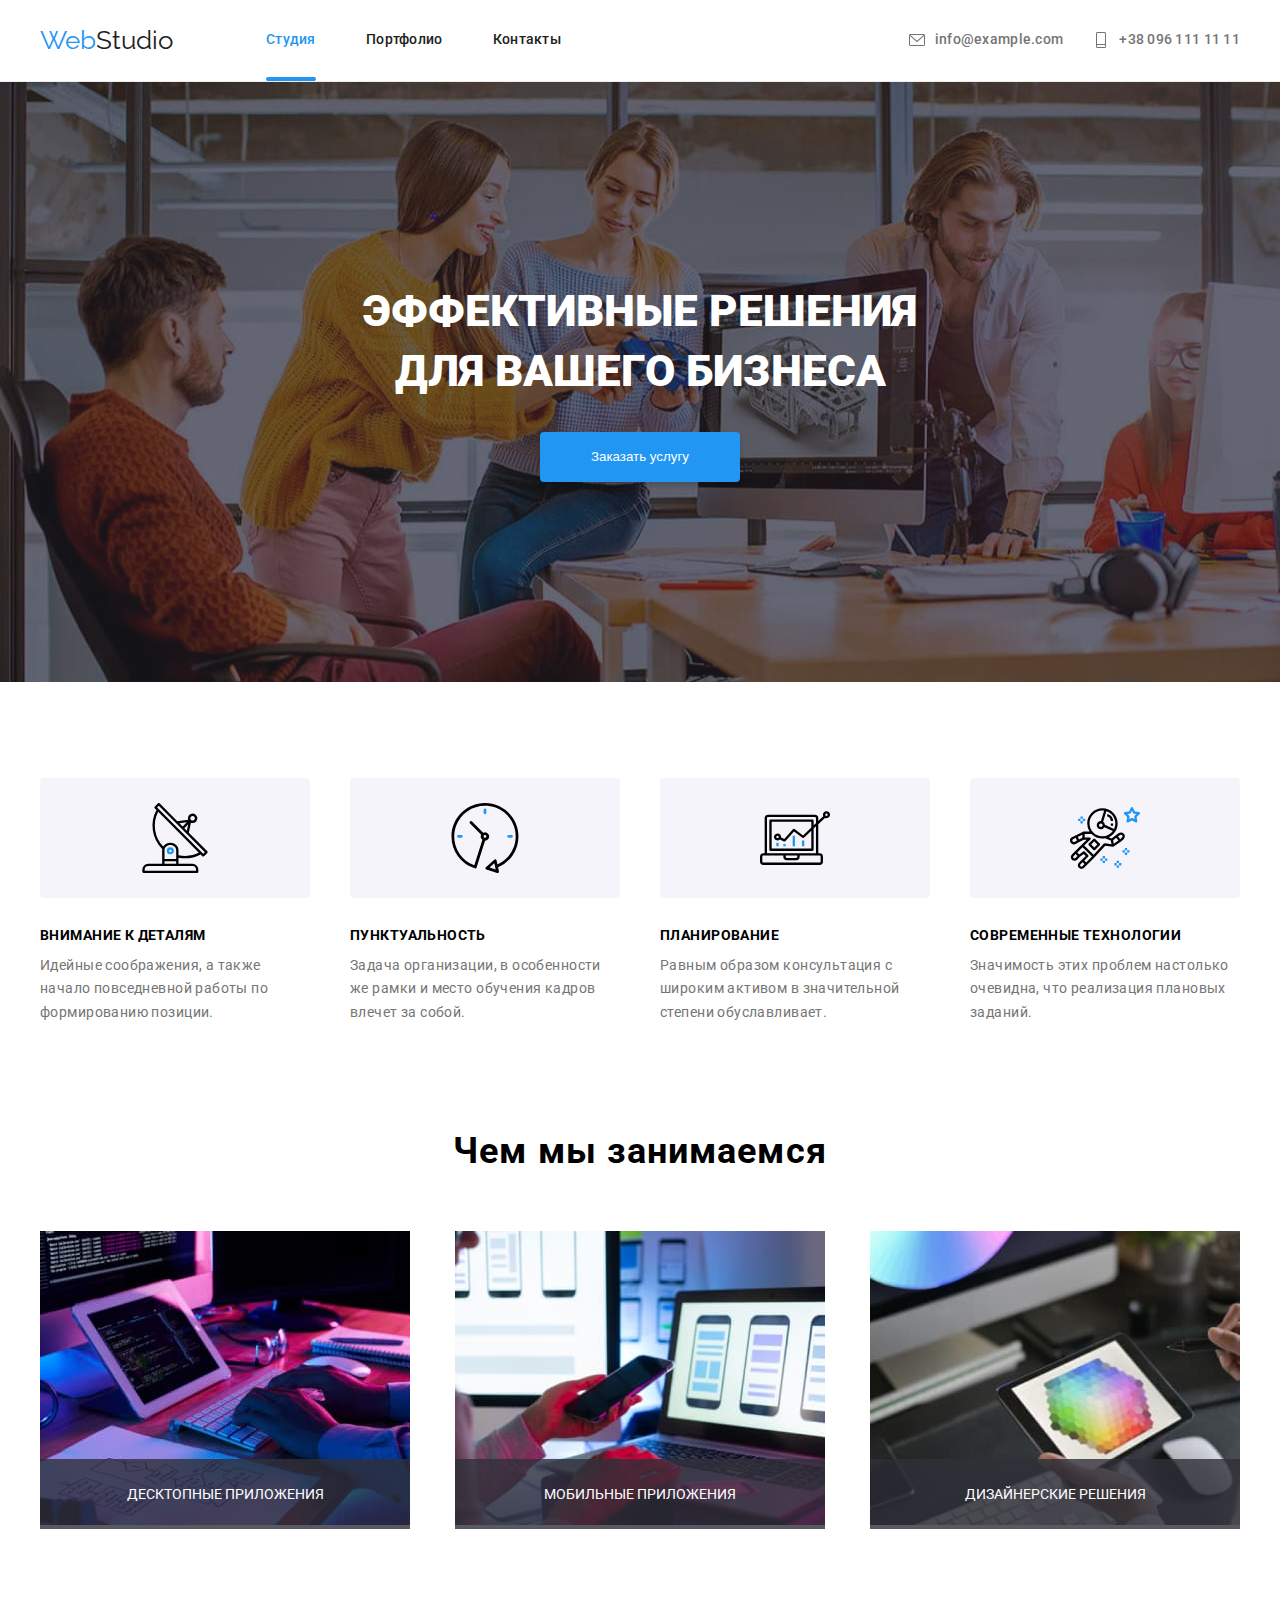
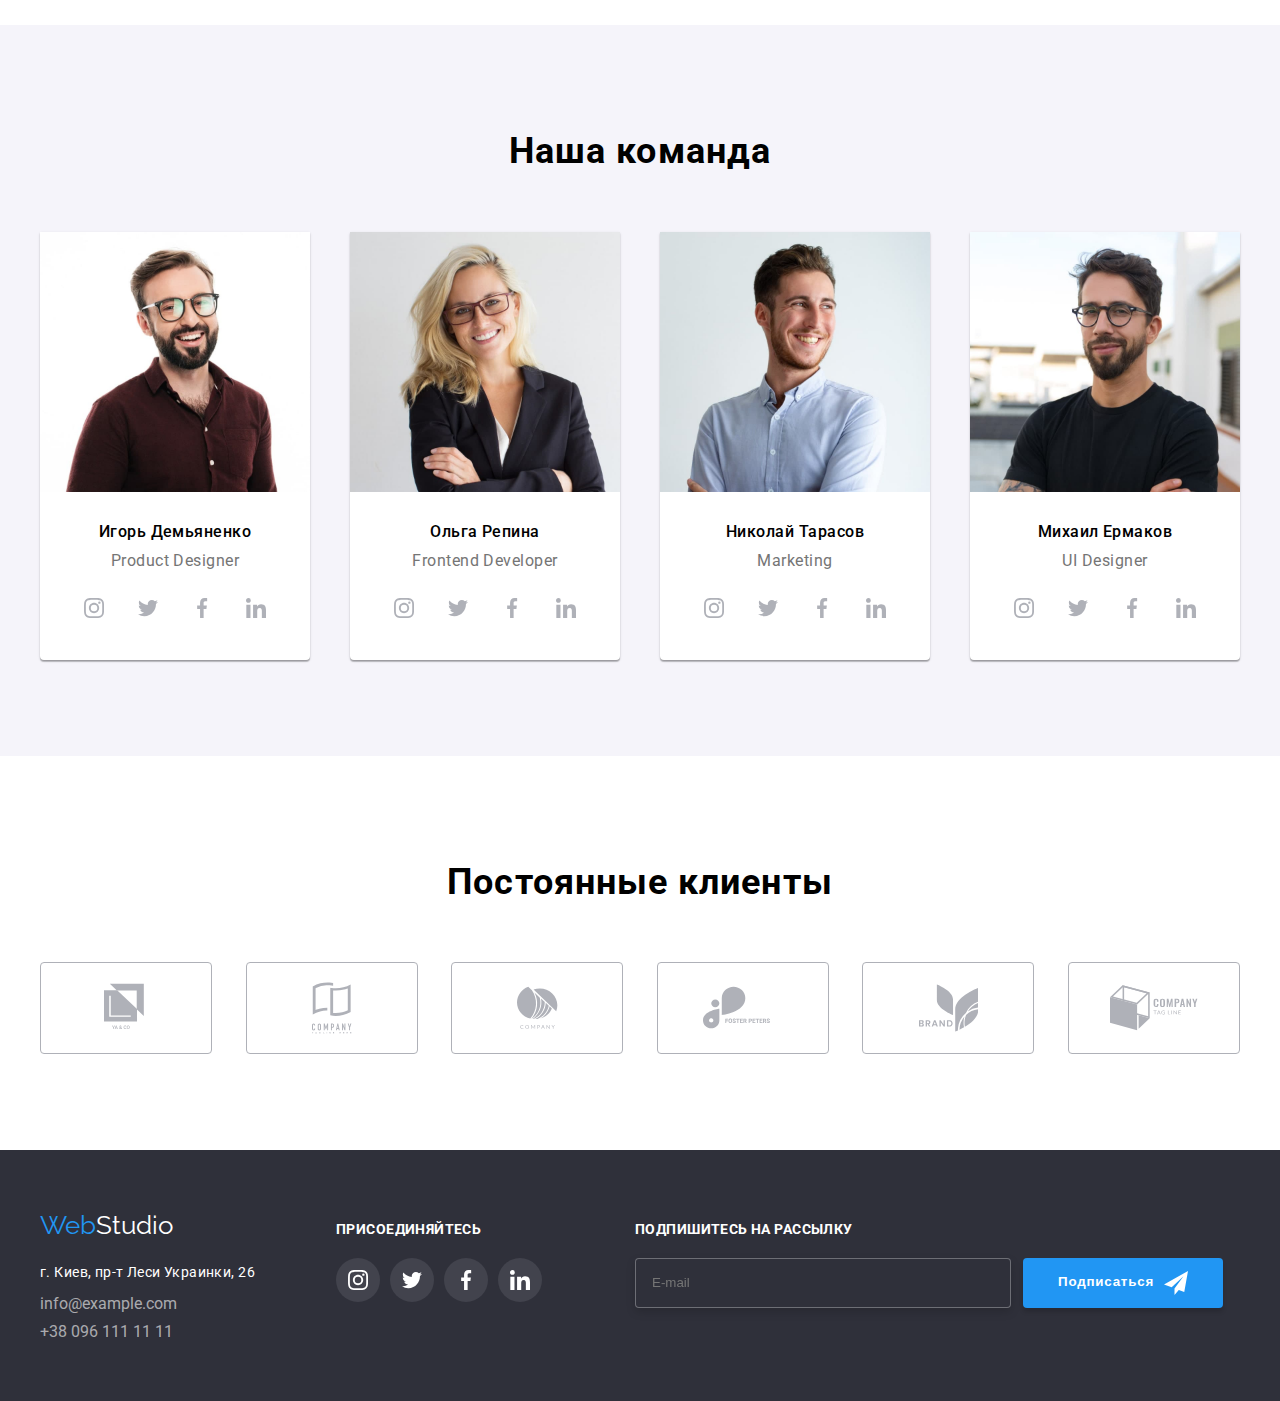
<file: index.html>
<!DOCTYPE html>
<html lang="ru">
<head>
    <meta charset="UTF-8">
    <meta name="viewport" content="width=device-width, initial-scale=1.0">
    <title>Студия</title>
    <link rel="stylesheet" href="https://cdnjs.cloudflare.com/ajax/libs/modern-normalize/1.0.0/modern-normalize.min.css"
        integrity="sha512-ISS7cAi1PEhQ8jnbJpJZMd29NlhNj4AWYyLOSp2CE/CsHxTCu+r+t0D2yoJudVrd0/8fTVPUVDzY5Tvli75u/g=="
        crossorigin="anonymous" />
    <link rel="preconnect" href="https://fonts.gstatic.com">
    <link href="https://fonts.googleapis.com/css2?family=Raleway:wght@700&family=Roboto:wght@400;500;700;900&display=swap"
    rel="stylesheet">
    <link rel="stylesheet" href="./css/style.css">
</head>
<body>
    <header>
        <div class="container">
            <nav>
                <a href="./index.html" class="logo">
                    <span class="accent">Web</span>Studio
                </a>
                <ul class="navigation-links-list">
                    <li>
                        <a href="./index.html" class="navigation-links selected">Студия</a>
                    </li>
                    <li>
                        <a href="./portfolio.html" class="navigation-links">Портфолио</a>
                    </li>
                    <li>
                        <a href="#" class="navigation-links">Контакты</a>
                    </li>
                </ul>
            </nav>
            <ul class="navigation-contacts-list">
                <li>
                    <a href="mailto:info@example.com" class="navigation-contacts">
                        <svg width="16">
                            <use href="./images/all-pages-icons.svg#email"></use>
                        </svg>
                        info@example.com
                    </a>
                </li>
                <li>
                    <a href="tel:+380961111111" class="navigation-contacts">
                        <svg width="10">
                            <use href="./images/all-pages-icons.svg#phonebook"></use>
                        </svg>
                        +38 096 111 11 11
                    </a>
                </li>
            </ul>
        </div>
    </header>
    <main>
        <!-- BANNER -->
        <section class="banner-section">
            <div class="banner-section-content container">
                <h1>Эффективные решения для вашего бизнеса</h1>
                <button type="button" class="button" data-modal-open>Заказать услугу</button>
            </div>
        </section>
        <!-- /BANNER -->
        
        <!-- OUR FEATURES -->
        <section class="our-features-section">
            <div class="container">
                <ul class="our-features-list">
                    <li class="our-features">
                        <div class="our-features-img-wrapper">
                            <svg width="70">
                                <use href="./images/our-features-icons.svg#antenna"></use>
                            </svg>
                        </div>
                        <h3 class="h3-small">Внимание к деталям</h3>
                        <p>Идейные соображения, а также начало повседневной работы по формированию позиции.</p>
                    </li>
                    <li class="our-features">
                        <div class="our-features-img-wrapper">
                            <svg width="70">
                                <use href="./images/our-features-icons.svg#clock"></use>
                            </svg>
                        </div>
                        <h3 class="h3-small">Пунктуальность</h3>
                        <p>Задача организации, в особенности же рамки и место обучения кадров влечет за собой.</p>
                    </li>
                    <li class="our-features">
                        <div class="our-features-img-wrapper">
                            <svg width="70">
                                <use href="./images/our-features-icons.svg#diagram"></use>
                            </svg>
                        </div>
                        <h3 class="h3-small">Планирование</h3>
                        <p>Равным образом консультация с широким активом в значительной степени обуславливает.</p>
                    </li>
                    <li class="our-features">
                        <div class="our-features-img-wrapper">
                            <svg width="70">
                                <use href="./images/our-features-icons.svg#astronaut"></use>
                            </svg>
                        </div>
                        <h3 class="h3-small">Современные технологии</h3>
                        <p>Значимость этих проблем настолько очевидна, что реализация плановых заданий.</p>
                    </li>
                </ul>
            </div>
        </section>
        <!-- /OUR FEATURES -->

        <!-- WHAT ARE WE DOING -->
        <section class="what-are-we-do-section">
            <div class="container">
                <h2>Чем мы занимаемся</h2>
                <ul class="what-are-we-do-examples">
                    <li>
                        <div class="hover-images">
                            <p class="hover-overlay-description">
                                Десктопные приложения
                            </p>
                        </div>
                        <img src="./images/img-1.jpg" alt="Кодинг" width="370">
                    </li>
                    <li>
                        <div class="hover-images">
                            <p class="hover-overlay-description">
                                Мобильные приложения
                            </p>
                        </div>
                        <img src="./images/img-2.jpg" alt="Выбор оформления" width="370">
                    </li>
                    <li>
                        <div class="hover-images">
                            <p class="hover-overlay-description">
                                Дизайнерские решения
                            </p>
                        </div>
                        <img src="./images/img-3.jpg" alt="Цветовое оформление" width="370">
                    </li>
                </ul>
            </div>
        </section>
        <!-- /WHAT ARE WE DOING -->

        <!-- OUR TEAM -->
        <section class="our-team-section">
            <div class="container">
                <h2>Наша команда</h2>
                <ul class="team-members">
                    <li class="team-member">
                        <img src="./images/product-designer.jpg" class="team-member-photo" width="270" alt="Игорь Демьяненко">
                        <div class="about-team-member">
                            <h3>Игорь Демьяненко</h3>
                            <p>Product Designer</p>
                            <ul class="team-member-social">
                                <li>
                                    <a href="https://www.instagram.com/" class="team-member-social-link">
                                        <svg width="20">
                                            <use href="./images/all-pages-icons.svg#instagram"></use>
                                        </svg>
                                    </a>
                                </li>
                                <li>
                                    <a href="https://twitter.com/" class="team-member-social-link">
                                        <svg width="20">
                                            <use href="./images/all-pages-icons.svg#twitter"></use>
                                        </svg>
                                    </a>
                                </li>
                                <li>
                                    <a href="https://facebook.com/" class="team-member-social-link">
                                        <svg width="20">
                                            <use href="./images/all-pages-icons.svg#facebook"></use>
                                        </svg>
                                    </a>
                                </li>
                                <li>
                                    <a href="https://linkedin.com/" class="team-member-social-link">
                                        <svg width="20">
                                            <use href="./images/all-pages-icons.svg#linkedin"></use>
                                        </svg>
                                    </a>
                                </li>
                            </ul>
                        </div>
                    </li>
                    <li class="team-member">
                        <img src="./images/frontend-developer.jpg" class="team-member-photo" width="270" alt="Ольга Репина">
                        <div class="about-team-member">
                            <h3>Ольга Репина</h3>
                            <p>Frontend Developer</p>
                            <ul class="team-member-social">
                                <li>
                                    <a href="https://www.instagram.com/" class="team-member-social-link">
                                        <svg width="20">
                                            <use href="./images/all-pages-icons.svg#instagram"></use>
                                        </svg>
                                    </a>
                                </li>
                                <li>
                                    <a href="https://twitter.com/" class="team-member-social-link">
                                        <svg width="20">
                                            <use href="./images/all-pages-icons.svg#twitter"></use>
                                        </svg>
                                    </a>
                                </li>
                                <li>
                                    <a href="https://facebook.com/" class="team-member-social-link">
                                        <svg width="20">
                                            <use href="./images/all-pages-icons.svg#facebook"></use>
                                        </svg>
                                    </a>
                                </li>
                                <li>
                                    <a href="https://linkedin.com/" class="team-member-social-link">
                                        <svg width="20">
                                            <use href="./images/all-pages-icons.svg#linkedin"></use>
                                        </svg>
                                    </a>
                                </li>
                            </ul>
                        </div>
                    </li>
                    <li class="team-member">
                        <img src="./images/marketing.jpg" class="team-member-photo" width="270" alt="Николай Тарасов">
                        <div class="about-team-member">
                            <h3>Николай Тарасов</h3>
                            <p>Marketing</p>
                            <ul class="team-member-social">
                                <li>
                                    <a href="https://www.instagram.com/" class="team-member-social-link">
                                        <svg width="20">
                                            <use href="./images/all-pages-icons.svg#instagram"></use>
                                        </svg>
                                    </a>
                                </li>
                                <li>
                                    <a href="https://twitter.com/" class="team-member-social-link">
                                        <svg width="20">
                                            <use href="./images/all-pages-icons.svg#twitter"></use>
                                        </svg>
                                    </a>
                                </li>
                                <li>
                                    <a href="https://facebook.com/" class="team-member-social-link">
                                        <svg width="20">
                                            <use href="./images/all-pages-icons.svg#facebook"></use>
                                        </svg>
                                    </a>
                                </li>
                                <li>
                                    <a href="https://linkedin.com/" class="team-member-social-link">
                                        <svg width="20">
                                            <use href="./images/all-pages-icons.svg#linkedin"></use>
                                        </svg>
                                    </a>
                                </li>
                            </ul>
                        </div>
                    </li>
                    <li class="team-member">
                        <img src="./images/ui-designer.jpg" class="team-member-photo" width="270" alt="Михаил Ермаков">
                        <div class="about-team-member">
                            <h3>Михаил Ермаков</h3>
                            <p>UI Designer</p>
                            <ul class="team-member-social">
                                <li>
                                    <a href="https://www.instagram.com/" class="team-member-social-link">
                                        <svg width="20">
                                            <use href="./images/all-pages-icons.svg#instagram"></use>
                                        </svg>
                                    </a>
                                </li>
                                <li>
                                    <a href="https://twitter.com/" class="team-member-social-link">
                                        <svg width="20">
                                            <use href="./images/all-pages-icons.svg#twitter"></use>
                                        </svg>
                                    </a>
                                </li>
                                <li>
                                    <a href="https://facebook.com/" class="team-member-social-link">
                                        <svg width="20">
                                            <use href="./images/all-pages-icons.svg#facebook"></use>
                                        </svg>
                                    </a>
                                </li>
                                <li>
                                    <a href="https://linkedin.com/" class="team-member-social-link">
                                        <svg width="20">
                                            <use href="./images/all-pages-icons.svg#linkedin"></use>
                                        </svg>
                                    </a>
                                </li>
                            </ul>
                        </div>
                    </li>
                </ul>
            </div>
        </section>
        <!-- /OUR TEAM -->

        <!-- PERMANENT CUSTOMERS -->
        <section class="permanent-customers-section">
            <div class="container">
                <h2>Постоянные клиенты</h2>
                <ul class="permanent-customers-list">
                    <li>
                        <a href="#">
                            <svg class="permanent-customers-icon" width="44" >
                                <use href="./images/permanent-customers.svg#yaco"></use>
                            </svg>
                        </a>
                    </li>
                    <li>
                        <a href="#">
                            <svg class="permanent-customers-icon" width="40">
                                <use href="./images/permanent-customers.svg#company-tagline-here"></use>
                            </svg>
                        </a>
                    </li>
                    <li>
                        <a href="#">
                            <svg class="permanent-customers-icon" width="41">
                                <use href="./images/permanent-customers.svg#company"></use>
                            </svg>
                        </a>
                    </li>
                    <li>
                        <a href="#">
                            <svg class="permanent-customers-icon" width="80">
                                <use href="./images/permanent-customers.svg#foster-peters"></use>
                            </svg>
                        </a>
                    </li>
                    <li>
                        <a href="#">
                            <svg class="permanent-customers-icon" width="59">
                                <use href="./images/permanent-customers.svg#brand"></use>
                            </svg>
                        </a>
                    </li>
                    <li>
                        <a href="#">
                            <svg class="permanent-customers-icon" width="88">
                                <use href="./images/permanent-customers.svg#company-tag-line"></use>
                            </svg>
                        </a>
                    </li>
                </ul>
            </div>
        </section>
        <!-- /PERMANENT CUSTOMERS -->
    </main>
    <!-- FOOTER -->
    <footer>
        <div class="container">
            <div class="footer-address-container">
                <a href="./index.html" class="logo">
                    <span class="accent">Web</span>Studio
                </a>
                <address>
                    <a href="https://goo.gl/maps/zEhUCx4hJLJ11no69">г. Киев, пр-т Леси Украинки, 26</a>
                </address>
                <ul class="footer-contacts-list">
                    <li>
                        <a href="mailto:info@example.com" class="footer-contacts">info@example.com</a>
                    </li>
                    <li>
                        <a href="tel:+380961111111" class="footer-contacts">+38 096 111 11 11</a>
                    </li>
                </ul>
            </div>
            <div class="footer-social-container">
                <h3 class="h3-small">Присоединяйтесь</h3>
                <ul class="footer-social">
                    <li>
                        <a href="https://www.instagram.com/" class="footer-social-link">
                            <svg width="20">
                                <use href="./images/all-pages-icons.svg#instagram"></use>
                            </svg>
                        </a>
                    </li>
                    <li>
                        <a href="https://twitter.com/" class="footer-social-link">
                            <svg width="20">
                                <use href="./images/all-pages-icons.svg#twitter"></use>
                            </svg>
                        </a>
                    </li>
                    <li>
                        <a href="https://facebook.com/" class="footer-social-link">
                            <svg width="20">
                                <use href="./images/all-pages-icons.svg#facebook"></use>
                            </svg>
                        </a>
                    </li>
                    <li>
                        <a href="https://linkedin.com/" class="footer-social-link">
                            <svg width="20">
                                <use href="./images/all-pages-icons.svg#linkedin"></use>
                            </svg>
                        </a>
                    </li>
                </ul>
            </div>
            <div class="footer-subscribe-form">
                <h3 class="h3-small">Подпишитесь на рассылку</h3>
                <form class="subscribe-form">
                    <input type="email" class="subscribe-form-input" name="footer-email" id="footer-email" placeholder="E-mail">
                    <button type="submit" class="button subscribe-button">
                        Подписаться
                        <svg width="24" height="24">
                            <use href="./images/all-pages-icons.svg#send"></use>
                        </svg>
                    </button>
                </form>
            </div>
        </div>
    </footer>
    <!-- /FOOTER -->

    <!-- MODALS -->
    <div class="backdrop is-hidden" data-modal>
        <div class="modal">
            <button type="button" class="modal-close-btn" data-modal-close>
                <svg width="11" height="11">
                    <use href="./images/all-pages-icons.svg#close"></use>
                </svg>
            </button>
            <form class="contact-form">
                <h3>Оставьте свои данные, мы вам перезвоним</h3>
                    <label for="name">Имя</label>
                    <div class="input-wrapper">
                        <svg width="18" height="18" class="input-wrapper-icon">
                            <use href="./images/all-pages-icons.svg#user-name"></use>
                        </svg>
                        <input type="text" class="contact-form-input" name="name" id="name" pattern="[А-Яа-яA-Za-z]{2,}" required>
                    </div>
                    <label for="phone">Телефон</label>
                    <div class="input-wrapper">
                        <svg width="18" height="18" class="input-wrapper-icon">
                            <use href="./images/all-pages-icons.svg#user-phone"></use>
                        </svg>
                        <input type="tel" class="contact-form-input" name="phone" id="phone" required>
                    </div>
                    <label for="email">Почта</label>
                    <div class="input-wrapper">
                        <svg width="18" height="18" class="input-wrapper-icon">
                            <use href="./images/all-pages-icons.svg#user-email"></use>
                        </svg>
                        <input type="email" class="contact-form-input" name="email" id="email" required>
                    </div>
                    <label for="comment">Комментарий</label>
                    <textarea name="comment" class="contact-form-textarea" id="comment" placeholder="Введите текст"></textarea>
                    <div class="accept-policy">
                        <input type="checkbox" name="policy" id="policy" value="accepted" class="accept-policy-checkbox" required>
                        <label  class="accept-policy-label" for="policy">Соглашаюсь с рассылкой и принимаю <a href="#">Условия договора</a></label>
                    </div>
                    <button type="submit" class="button contact-form-submit">Отправить</button>
            </form>
        </div>
    </div>
    <!-- /MODALS -->
    <script src="./js/modal.js"></script>
</body>
</html>
</file>
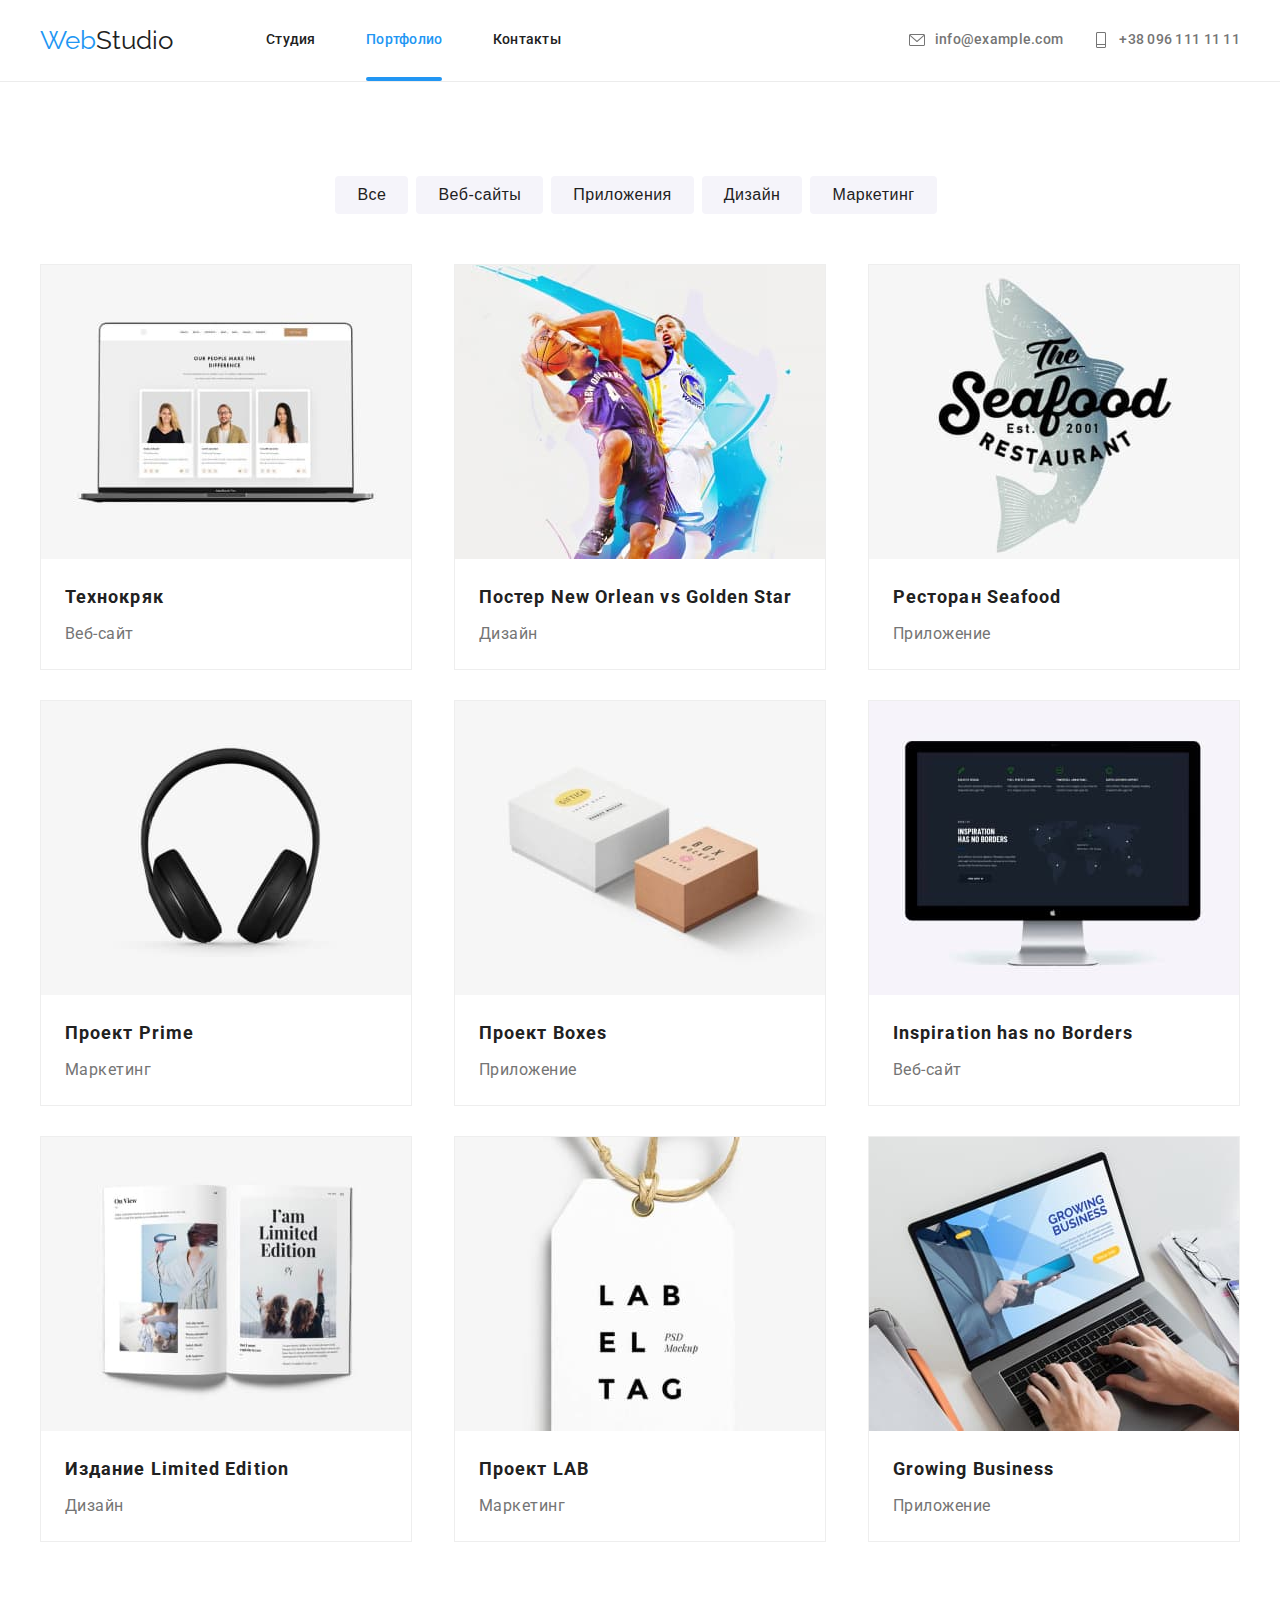
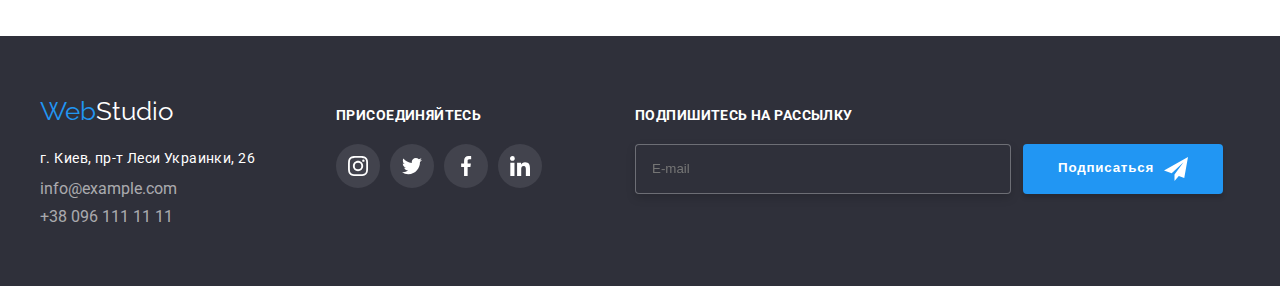
<file: portfolio.html>
<!DOCTYPE html>
<html lang="ru">
<head>
    <meta charset="UTF-8">
    <meta name="viewport" content="width=device-width, initial-scale=1.0">
    <title>Портфолио</title>
    <link rel="stylesheet" href="https://cdnjs.cloudflare.com/ajax/libs/modern-normalize/1.0.0/modern-normalize.min.css"
        integrity="sha512-ISS7cAi1PEhQ8jnbJpJZMd29NlhNj4AWYyLOSp2CE/CsHxTCu+r+t0D2yoJudVrd0/8fTVPUVDzY5Tvli75u/g=="
        crossorigin="anonymous" />
    <link rel="preconnect" href="https://fonts.gstatic.com">
    <link href="https://fonts.googleapis.com/css2?family=Raleway:wght@700&family=Roboto:wght@400;500;700;900&display=swap"
        rel="stylesheet">
    <link rel="stylesheet" href="./css/style.css">
</head>
<body>
    <header>
        <div class="container">
            <nav>
                <a href="./index.html" class="logo">
                    <span class="accent">Web</span>Studio
                </a>
                <ul class="navigation-links-list">
                    <li>
                        <a href="./index.html" class="navigation-links">Студия</a>
                    </li>
                    <li>
                        <a href="./portfolio.html" class="navigation-links selected">Портфолио</a>
                    </li>
                    <li>
                        <a href="#" class="navigation-links">Контакты</a>
                    </li>
                </ul>
            </nav>
            <ul class="navigation-contacts-list">
                <li>
                    <a href="mailto:info@example.com" class="navigation-contacts">
                        <svg width="16">
                            <use href="./images/all-pages-icons.svg#email"></use>
                        </svg>
                        info@example.com
                    </a>
                </li>
                <li>
                    <a href="tel:+380961111111" class="navigation-contacts">
                        <svg width="10">
                            <use href="./images/all-pages-icons.svg#phonebook"></use>
                        </svg>
                        +38 096 111 11 11
                    </a>
                </li>
            </ul>
        </div>
    </header>
    <main>
        <!-- PORTFOLIO -->
        <section class="portfolio-section">
            <div class="container">
                <ul class="portfolio-contentbuttons">
                    <li><button type="button" class="portfolio-button">Все</button></li>
                    <li><button type="button" class="portfolio-button">Веб-сайты</button></li>
                    <li><button type="button" class="portfolio-button">Приложения</button></li>
                    <li><button type="button" class="portfolio-button">Дизайн</button></li>
                    <li><button type="button" class="portfolio-button">Маркетинг</button></li>
                </ul>
                <ul class="project-preview-container">
                    <li class="project-preview">
                        <a href="#" class="project-preview-links">
                            <img src="./images/portfolio/technokryak.jpg" class="project-preview-picture" alt="Технокряк" width="370">
                            <div class="hover-overlay">
                                <p class="hover-overlay-description">
                                    Технокряк это современная площадка распространения коронавируса. Компании используют эту платформу для
                                    цифрового
                                    шпионажа и атак на защищённые сервера конкурентов.
                                </p>
                            </div>
                            <div class="about-project-preview">
                                <h2>Технокряк</h2>
                                <p>Веб-сайт</p>
                            </div>
                        </a>
                    </li>
                    <li class="project-preview">
                        <a href="#" class="project-preview-links">
                            <img src="./images/portfolio/new-orlean-vs-golden-star.jpg" class="project-preview-picture" alt="Постер New Orlean vs Golden Star" width="370">
                            <div class="hover-overlay">
                                <p class="hover-overlay-description">
                                    Текст про Постер New Orlean vs Golden Star
                                </p>
                            </div>
                            <div class="about-project-preview">
                                <h2>Постер New Orlean vs Golden Star</h2>
                                <p>Дизайн</p>
                            </div>
                        </a>
                    </li>
                    <li class="project-preview">
                        <a href="#" class="project-preview-links">
                            <img src="./images/portfolio/seafood-restaurant.jpg" class="project-preview-picture" alt="Ресторан Seafood" width="370">
                            <div class="hover-overlay">
                                <p class="hover-overlay-description">
                                    Текст про Ресторан Seafood
                                </p>
                            </div>
                            <div class="about-project-preview">
                                <h2>Ресторан Seafood</h2>
                                <p>Приложение</p>
                            </div>
                        </a>
                    </li>
                    <li class="project-preview">
                        <a href="#" class="project-preview-links">
                            <img src="./images/portfolio/prime-project.jpg" class="project-preview-picture" alt="Проект Prime" width="370">
                            <div class="hover-overlay">
                                <p class="hover-overlay-description">
                                    Текст про Проект Prime
                                </p>
                            </div>
                            <div class="about-project-preview">
                                <h2>Проект Prime</h2>
                                <p>Маркетинг</p>
                            </div>
                        </a>
                    </li>
                    <li class="project-preview">
                        <a href="#" class="project-preview-links">
                            <img src="./images/portfolio/boxes-project.jpg" class="project-preview-picture" alt="Проект Boxes" width="370">
                            <div class="hover-overlay">
                                <p class="hover-overlay-description">
                                    Текст про Проект Boxes
                                </p>
                            </div>
                            <div class="about-project-preview">
                                <h2>Проект Boxes</h2>
                                <p>Приложение</p>
                            </div>
                        </a>
                    </li>
                    <li class="project-preview">
                        <a href="#" class="project-preview-links">
                            <img src="./images/portfolio/inspiration-has-no-borders.jpg" class="project-preview-picture" alt="Inspiration has no Borders" width="370">
                            <div class="hover-overlay">
                                <p class="hover-overlay-description">
                                    Текст про Inspiration has no Borders
                                </p>
                            </div>
                            <div class="about-project-preview">
                                <h2>Inspiration has no Borders</h2>
                                <p>Веб-сайт</p>
                            </div>
                        </a>
                    </li>
                    <li class="project-preview">
                        <a href="#" class="project-preview-links">
                            <img src="./images/portfolio/limited-edition.jpg" class="project-preview-picture" alt="Издание Limited Edition" width="370">
                            <div class="hover-overlay">
                                <p class="hover-overlay-description">
                                    Текст про Издание Limited Edition
                                </p>
                            </div>
                            <div class="about-project-preview">
                                <h2>Издание Limited Edition</h2>
                                <p>Дизайн</p>
                            </div>
                        </a>
                    </li>
                    <li class="project-preview">
                        <a href="#" class="project-preview-links">
                            <img src="./images/portfolio/lab-project.jpg" class="project-preview-picture" alt="Проект LAB" width="370">
                            <div class="hover-overlay">
                                <p class="hover-overlay-description">
                                    Текст про Проект LAB
                                </p>
                            </div>
                            <div class="about-project-preview">
                                <h2>Проект LAB</h2>
                                <p>Маркетинг</p>
                            </div>
                        </a>
                    </li>
                    <li class="project-preview">
                        <a href="#" class="project-preview-links">
                            <img src="./images/portfolio/growing-business.jpg" class="project-preview-picture" alt="Growing Business" width="370">
                            <div class="hover-overlay">
                                <p class="hover-overlay-description">
                                    Текст про Growing Business
                                </p>
                            </div>
                            <div class="about-project-preview">
                                <h2>Growing Business</h2>
                                <p>Приложение</p>
                            </div>
                        </a>
                    </li>
                </ul>
            </div>
        </section>
        <!-- /PORTFOLIO -->
    </main>
    <footer>
        <div class="container">
            <div class="footer-address-container">
                <a href="./index.html" class="logo">
                    <span class="accent">Web</span>Studio
                </a>
                <address>
                    <a href="https://goo.gl/maps/zEhUCx4hJLJ11no69">г. Киев, пр-т Леси Украинки, 26</a>
                </address>
                <ul class="footer-contacts-list">
                    <li>
                        <a href="mailto:info@example.com" class="footer-contacts">info@example.com</a>
                    </li>
                    <li>
                        <a href="tel:+380961111111" class="footer-contacts">+38 096 111 11 11</a>
                    </li>
                </ul>
            </div>
            <div class="footer-social-container">
                <h3 class="h3-small">Присоединяйтесь</h3>
                <ul class="footer-social">
                    <li>
                        <a href="https://www.instagram.com/" class="footer-social-link">
                            <svg width="20">
                                <use href="./images/all-pages-icons.svg#instagram"></use>
                            </svg>
                        </a>
                    </li>
                    <li>
                        <a href="https://twitter.com/" class="footer-social-link">
                            <svg width="20">
                                <use href="./images/all-pages-icons.svg#twitter"></use>
                            </svg>
                        </a>
                    </li>
                    <li>
                        <a href="https://facebook.com/" class="footer-social-link">
                            <svg width="20">
                                <use href="./images/all-pages-icons.svg#facebook"></use>
                            </svg>
                        </a>
                    </li>
                    <li>
                        <a href="https://linkedin.com/" class="footer-social-link">
                            <svg width="20">
                                <use href="./images/all-pages-icons.svg#linkedin"></use>
                            </svg>
                        </a>
                    </li>
                </ul>
            </div>
            <div class="footer-subscribe-form">
                <h3 class="h3-small">Подпишитесь на рассылку</h3>
                <form class="subscribe-form">
                    <input type="email" class="subscribe-form-input" name="footer-email" id="footer-email"
                        placeholder="E-mail">
                    <button type="submit" class="button subscribe-button">
                        Подписаться
                        <svg width="24" height="24">
                            <use href="./images/all-pages-icons.svg#send"></use>
                        </svg>
                    </button>
                </form>
            </div>
        </div>
    </footer>
</body>
</html>
</file>
<file: css/style.css>
:root {
  /* background */
  --c-dark: #2f303a;
  --c-grey: #f5f4fa;
  --c-light: #ffffff;
  --c-accent: #2196f3;

  /* text */
  --txt-c-dark: #212121;
  --txt-c-grey: #757575;
  --txt-c-grey-light: rgba(255, 255, 255, 0.6);
  --txt-c-accent: var(--c-accent);
  --txt-c-light: var(--c-light);

  /* font */
  --font-main: "Roboto", sans-serif;
  --font-logo: "Raleway", sans-serif;
}

body {
  font-family: var(--font-main);
  margin: 0;
}

.container {
  width: 1200px;
  padding: 0 15px;
  margin: 0 auto;
}

nav {
  display: flex;
  align-items: center;
}

nav a {
  text-decoration: none;
  color: var(--txt-c-dark);
}

address {
  font-style: normal;
}

address a {
  text-decoration: none;
}

ul {
  list-style: none;
  display: flex;
  padding: 0;
}

h1 {
  font-weight: 900;
  font-size: 44px;
  line-height: 1.36;
  margin: 0 0 30px 0;
}

h2 {
  font-weight: bold;
  font-size: 36px;
  line-height: 1.67;
  letter-spacing: 0.03em;
  margin: 0 0 50px 0;
}

h3 {
  font-weight: 500;
  font-size: 16px;
  line-height: 1.19;
  letter-spacing: 0.03em;
}

.h3-small {
  font-weight: bold;
  font-size: 14px;
  line-height: 1.14;
  letter-spacing: 0.03em;
  text-transform: uppercase;
  margin: 0;
}

.button {
  width: 200px;
  height: 50px;
  background-color: var(--c-accent);
  color: var(--c-light);
  border: none;
  border-radius: 4px;
  box-shadow: 0px 4px 4px rgba(0, 0, 0, 0.15);
  cursor: pointer;
}

/* --- HEADER --- */
header {
  border-bottom: 1px solid #ececec;
  display: flex;
  justify-content: center;
  box-sizing: border-box;
  padding: 25px 0;
}

header .container {
  display: flex;
  justify-content: space-between;
  align-items: center;
}

.logo {
  font-family: var(--font-logo);
  font-size: 26px;
  line-height: 1.19;
  margin: 0 93px 0 0;
}

.navigation-links-list {
  width: 295px;
  justify-content: space-between;
  margin: 0;
}

.navigation-contacts-list {
  justify-content: space-between;
  margin: 0;
}

.navigation-contacts-list li:last-child {
  margin-left: 30px;
}

.navigation-links,
.navigation-contacts {
  display: flex;
  text-decoration: none;
  color: var(--txt-c-dark);
  font-weight: 500;
  font-size: 14px;
  line-height: 1.14;
  letter-spacing: 0.02em;
  position: relative;
  transition-duration: 250ms;
  transition-timing-function: cubic-bezier(0.4, 0, 0.2, 1);
}

.selected::after {
  content: "";
  display: flex;
  width: 100%;
  height: 4px;
  background: var(--c-accent);
  position: absolute;
  bottom: -33px;
  border-radius: 2px;
}

.selected {
  color: var(--c-accent);
}

.navigation-links:hover,
.navigation-links:focus {
  color: var(--txt-c-accent);
}

.navigation-contacts {
  display: flex;
  color: var(--txt-c-grey);
  transition-duration: 250ms;
  transition-timing-function: cubic-bezier(0.4, 0, 0.2, 1);
}

.navigation-contacts svg {
  width: 16px;
  height: 16px;
  fill: var(--txt-c-grey);
  margin-right: 10px;
  transition-duration: 250ms;
  transition-timing-function: cubic-bezier(0.4, 0, 0.2, 1);
}

.accent {
  color: var(--txt-c-accent);
}

.navigation-contacts:hover,
.navigation-contacts:focus {
  color: var(--txt-c-accent);
}

.navigation-contacts:hover svg,
.navigation-contacts:focus svg {
  fill: var(--txt-c-accent);
}
/* --- /HEADER --- */

/* --- MAIN --- */

/* --- BANNER --- */
.banner-section {
  display: flex;
  justify-content: center;
  align-items: center;
  background: var(--c-dark);
  background-image: linear-gradient(
      rgba(47, 48, 58, 0.4),
      rgba(47, 48, 58, 0.4)
    ),
    url("../images/banner-bg.jpg");
  background-size: cover;
  color: var(--c-light);
}

.banner-section .container {
  padding: 200px 15px;
}

.banner-section-content {
  width: 650px;
  text-align: center;
  text-transform: uppercase;
}
/* --- /BANNER --- */

/* --- OUR FEATURES --- */
.our-features-section {
  padding: 96px 0;
}

.our-features-list {
  justify-content: space-between;
  margin: 0;
}

.our-features {
  width: 270px;
}

.our-features-img-wrapper {
  width: 270px;
  height: 120px;
  display: flex;
  justify-content: center;
  align-items: center;
  background: var(--c-grey);
  border-radius: 4px;
  margin-bottom: 30px;
}

.our-features-img-wrapper svg {
  height: 100px;
}

.our-features p {
  font-size: 14px;
  line-height: 1.71;
  letter-spacing: 0.03em;
  color: var(--txt-c-grey);
  margin: 10px 0 0 0;
}
/* --- /OUR FEATURES --- */

/* --- WHAT ARE WE DO --- */
.what-are-we-do-section {
  padding-bottom: 96px;
}

.what-are-we-do-section .container {
  text-align: center;
  padding-top: 0;
}

.what-are-we-do-examples {
  justify-content: space-between;
  margin: 0;
}

.what-are-we-do-examples li {
  position: relative;
}

.hover-images {
  position: absolute;
  display: flex;
  justify-content: center;
  align-items: center;
  width: 370px;
  height: 70px;
  background: rgba(47, 48, 58, 0.8);
  color: var(--txt-c-light);
  font-size: 14px;
  line-height: 16px;
  bottom: 0px;
  text-transform: uppercase;
}
/* --- /WHAT ARE WE DO --- */

/* --- OUR TEAM --- */
.our-team-section {
  text-align: center;
  background: var(--c-grey);
  padding: 96px 0;
}

.team-members {
  display: flex;
  justify-content: space-between;
  margin: 0;
}

.team-member {
  display: flex;
  flex-direction: column;
  align-items: center;
  width: 270px;
  background: var(--c-light);
  box-shadow: 0px 1px 3px rgba(0, 0, 0, 0.12), 0px 1px 1px rgba(0, 0, 0, 0.14),
    0px 2px 1px rgba(0, 0, 0, 0.2);
  border-radius: 0px 0px 4px 4px;
}

.about-team-member {
  padding: 30px 32px;
}

.team-member h3 {
  margin: 0 0 10px 0;
}

.team-member p {
  font-size: 16px;
  line-height: 1.19;
  letter-spacing: 0.03em;
  color: var(--txt-c-grey);
  margin: 0 0 16px 0;
}

.team-member-social {
  width: 206px;
  justify-content: space-between;
}

.team-member-social-link {
  display: flex;
  justify-content: center;
  align-items: center;
  width: 44px;
  height: 44px;
  border-radius: 22px;
  fill: #afb1b8;
  transition-duration: 250ms;
  transition-timing-function: cubic-bezier(0.4, 0, 0.2, 1);
}

.team-member-social-link svg {
  height: 20px;
  transition-duration: 250ms;
  transition-timing-function: cubic-bezier(0.4, 0, 0.2, 1);
}

.team-member-social-link:hover,
.team-member-social-link:focus {
  background: var(--c-accent);
}

.team-member-social-link:hover svg,
.team-member-social-link:focus svg {
  fill: var(--txt-c-light);
}
/* --- /OUR TEAM --- */

/* --- PERMANENT CUSTOMERS --- */
.permanent-customers-section {
  text-align: center;
  padding: 96px 0;
}

.permanent-customers-list {
  justify-content: space-between;
  margin: 0;
}

.permanent-customers-list svg {
  fill: #afb1b8;
}

.permanent-customers-list li {
  /* width: 170px;
  height: 90px; */
  display: flex;
  justify-content: center;
  align-items: center;
  border: 1px solid #afb1b8;
  box-sizing: border-box;
  border-radius: 4px;
  margin: 0;
  transition-duration: 250ms;
  transition-timing-function: cubic-bezier(0.4, 0, 0.2, 1);
}

.permanent-customers-list a {
  display: flex;
  width: 170px;
  height: 90px;
  justify-content: center;
  align-items: center;
  transition-duration: 250ms;
  transition-timing-function: cubic-bezier(0.4, 0, 0.2, 1);
}

.permanent-customers-icon {
  max-height: 90px;
  transition-duration: 250ms;
  transition-timing-function: cubic-bezier(0.4, 0, 0.2, 1);
}

.permanent-customers-list li:hover,
.permanent-customers-list a:focus {
  border: 1px solid var(--c-accent);
  cursor: pointer;
}

.permanent-customers-list li:hover .permanent-customers-icon,
.permanent-customers-list a:focus .permanent-customers-icon {
  fill: var(--c-accent);
}
/* --- /PERMANENT CUSTOMERS --- */
/* --- /MAIN --- */

/* --- FOOTER --- */
footer {
  background: var(--c-dark);
}

footer .container {
  display: flex;
  padding: 60px 15px;
  align-items: baseline;
}

footer a {
  text-decoration: none;
}

footer .logo {
  color: var(--txt-c-light);
}

footer address {
  margin-top: 20px;
}

footer address a {
  font-size: 14px;
  line-height: 1.71;
  letter-spacing: 0.03em;
  color: var(--txt-c-light);
}

.footer-contacts-list {
  display: flex;
  flex-direction: column;
  margin: 9px 0 0 0;
}

.footer-contacts-list li:first-child {
  margin-bottom: 9px;
}

.footer-contacts {
  color: var(--txt-c-grey-light);
}

.footer-social {
  width: 206px;
  justify-content: space-between;
  margin: 20px 0 0 0;
}

.footer-social-container {
  display: flex;
  flex-direction: column;
  color: var(--txt-c-light);
  margin: 0 0 0 70px;
}

.footer-social-link {
  display: flex;
  justify-content: center;
  align-items: center;
  width: 44px;
  height: 44px;
  border-radius: 22px;
  fill: var(--txt-c-light);
  background: #42434d;
}

.footer-social-link svg {
  height: 20px;
  transition-duration: 250ms;
  transition-timing-function: cubic-bezier(0.4, 0, 0.2, 1);
}

.footer-social-link:hover,
.footer-social-link:focus {
  background: var(--c-accent);
}

.footer-subscribe-form {
  margin-left: 93px;
}

.footer-subscribe-form h3 {
  color: var(--txt-c-light);
}

.subscribe-form {
  display: flex;
  margin-top: 20px;
}

.subscribe-form input {
  width: 358px;
  background: var(--c-dark);
  border: 1px solid rgba(255, 255, 255, 0.3);
  filter: drop-shadow(0px 4px 4px rgba(0, 0, 0, 0.15));
  border-radius: 4px;
  margin-right: 12px;
  padding: 0 0 0 16px;
  color: var(--txt-c-light);
}

.subscribe-button {
  font-weight: bold;
  line-height: 1.87;
  display: flex;
  align-items: center;
  justify-content: center;
  letter-spacing: 0.06em;
  fill: var(--c-light);
}

.subscribe-button svg {
  margin-left: 10px;
}

/* --- /FOOTER --- */

/* --- PORTFOLIO --- */
.portfolio-section {
  background: var(--c-light);
  padding: 94px 0;
}

.portfolio-button {
  background: var(--c-grey);
  border: none;
  border-radius: 4px;
  color: var(--txt-c-dark);
  font-weight: 500;
  font-size: 16px;
  line-height: 1.62;
  letter-spacing: 0.03em;
  cursor: pointer;
  margin-right: 8px;
  padding: 6px 22px;
  transition-duration: 250ms;
  transition-timing-function: cubic-bezier(0.4, 0, 0.2, 1);
}

.portfolio-button:focus,
.portfolio-button:hover {
  background: var(--c-accent);
  color: var(--txt-c-light);
  box-shadow: 0px 3px 1px rgba(0, 0, 0, 0.1), 0px 1px 2px rgba(0, 0, 0, 0.08),
    0px 2px 2px rgba(0, 0, 0, 0.12);
}

.portfolio-contentbuttons {
  justify-content: center;
  margin: 0 0 50px 0;
}

.project-preview-container {
  display: flex;
  flex-wrap: wrap;
  justify-content: space-between;
  margin: 0;
}

.hover-overlay {
  position: absolute;
  width: 370px;
  height: 294px;
  padding: 63px 24px;
  box-sizing: border-box;
  background: rgba(33, 150, 243, 0.9);
  color: var(--txt-c-light);
  font-size: 18px;
  line-height: 28px;
  top: 300px;
  z-index: 1;
  transition-duration: 250ms;
  transition-timing-function: cubic-bezier(0.4, 0, 0.2, 1);
}

.hover-overlay-description {
  margin: 0;
}

.project-preview {
  /* width: 370px; */
  background: var(--c-light);
  border: 1px solid #eeeeee;
}

.project-preview:not(:nth-last-child(-n + 3)) {
  margin-bottom: 30px;
}

.about-project-preview {
  padding: 20px 24px;
  background: var(--c-light);
  z-index: 2;
}

.project-preview a {
  text-decoration: none;
  display: flex;
  flex-direction: column;
  overflow: hidden;
  position: relative;
  transition-duration: 250ms;
  transition-timing-function: cubic-bezier(0.4, 0, 0.2, 1);
}

.project-preview a:hover,
.project-preview a:focus {
  box-shadow: 0px 1px 1px rgba(0, 0, 0, 0.12), 0px 4px 4px rgba(0, 0, 0, 0.06),
    1px 4px 6px rgba(0, 0, 0, 0.16);
}

.project-preview a:hover .hover-overlay,
.project-preview a:focus .hover-overlay {
  top: 0;
}

.project-preview-links h2 {
  font-weight: bold;
  font-size: 18px;
  line-height: 2;
  letter-spacing: 0.06em;
  color: var(--txt-c-dark);
  margin: 0 0 4px 0;
}

.about-project-preview p {
  font-size: 16px;
  line-height: 1.87;
  letter-spacing: 0.03em;
  color: var(--txt-c-grey);
  margin: 0;
}
/* --- /PORTFOLIO --- */

/* --- MODAL --- */
.backdrop {
  display: flex;
  align-items: center;
  justify-content: center;
  width: 100%;
  height: 100%;
  background: rgba(0, 0, 0, 0.2);
  position: fixed;
  top: 0;
  left: 0;
  opacity: 1;
  transition-duration: 250ms;
  transition-timing-function: cubic-bezier(0.4, 0, 0.2, 1);
}

.modal {
  background: var(--c-light);
  width: 528px;
  /* height: 57%; */
  box-shadow: 0px 1px 3px rgba(0, 0, 0, 0.12), 0px 1px 1px rgba(0, 0, 0, 0.14),
    0px 2px 1px rgba(0, 0, 0, 0.2);
  border-radius: 4px;
  position: relative;
  padding: 40px;
  transition-duration: 250ms;
  transition-timing-function: cubic-bezier(0.4, 0, 0.2, 1);
}

.modal-close-btn {
  display: flex;
  justify-content: center;
  align-items: center;
  width: 30px;
  height: 30px;
  background: var(--c-light);
  border: 1px solid rgba(0, 0, 0, 0.1);
  border-radius: 50%;
  position: absolute;
  top: 8px;
  right: 8px;
  cursor: pointer;
  transition-duration: 250ms;
  transition-timing-function: cubic-bezier(0.4, 0, 0.2, 1);
}

.modal-close-btn:hover svg,
.modal-close-btn:focus svg {
  fill: var(--c-accent);
}

.is-hidden {
  scale: 2;
  opacity: 0;
  pointer-events: none;
  visibility: hidden;
}
/* --- /MODAL --- */

/* --- FORM --- */
.contact-form {
  display: flex;
  flex-direction: column;
}

.contact-form-fields {
  display: flex;
  flex-direction: column;
  width: 100%;
}

.contact-form h3 {
  font-weight: bold;
  font-size: 20px;
  text-align: center;
  margin: 0 0 12px 0;
}

.contact-form label {
  font-size: 12px;
  line-height: 1.17;
  letter-spacing: 0.01em;
  color: var(--txt-c-grey);
  margin-bottom: 4px;
}

.accept-policy {
  display: flex;
  justify-content: center;
  align-items: center;
  margin-bottom: 30px;
}

.accept-policy-label {
  position: relative;
}

.accept-policy-label::before {
  content: "";
  position: absolute;
  width: 16px;
  height: 15px;
  display: block;
  left: -25px;
  top: 4px;
  background: white;
  background-image: url(../images/not-accepted.svg);
  transition-duration: 250ms;
  transition-timing-function: cubic-bezier(0.4, 0, 0.2, 1);
}

.accept-policy-checkbox:checked + .accept-policy-label::before {
  background-image: url(../images/accepted.svg);
}

.accept-policy-checkbox:focus {
  width: 16px;
  height: 15px;
}

.accept-policy label {
  font-size: 14px;
  line-height: 1.71;
  letter-spacing: 0.03em;
  margin: 0 0 0 9px;
}

.accept-policy label a {
  color: var(--txt-c-accent);
}

.input-wrapper {
  margin-bottom: 10px;
  position: relative;
}

.input-wrapper svg {
  position: absolute;
  left: 12px;
  top: 50%;
  transform: translateY(-50%);
  transition-duration: 250ms;
  transition-timing-function: cubic-bezier(0.4, 0, 0.2, 1);
}

.input-wrapper:hover svg,
.input-wrapper:focus-within svg {
  fill: var(--c-accent);
}

.contact-form-input:hover {
  border: 1px solid var(--c-accent);
}

.contact-form-input {
  width: 100%;
  height: 40px;
  padding-left: 42px;
  transition-duration: 250ms;
  transition-timing-function: cubic-bezier(0.4, 0, 0.2, 1);
}

.contact-form-textarea {
  height: 120px;
  resize: none;
  margin-bottom: 20px;
  padding: 12px 16px;
  font-family: Roboto;
  font-size: 14px;
  line-height: 1.14;
  letter-spacing: 0.01em;
  transition-duration: 250ms;
  transition-timing-function: cubic-bezier(0.4, 0, 0.2, 1);
}

.contact-form-textarea:hover {
  border: 1px solid var(--c-accent);
  /* color: var(--txt-c-accent); */
}

.contact-form-input,
.contact-form-textarea {
  border: 1px solid rgba(33, 33, 33, 0.2);
  border-radius: 4px;
  color: var(--txt-c-dark);
  font-size: 14px;
  line-height: 1.16;
}

.contact-form-submit {
  align-self: center;
}
/* --- /FORM --- */
</file>
